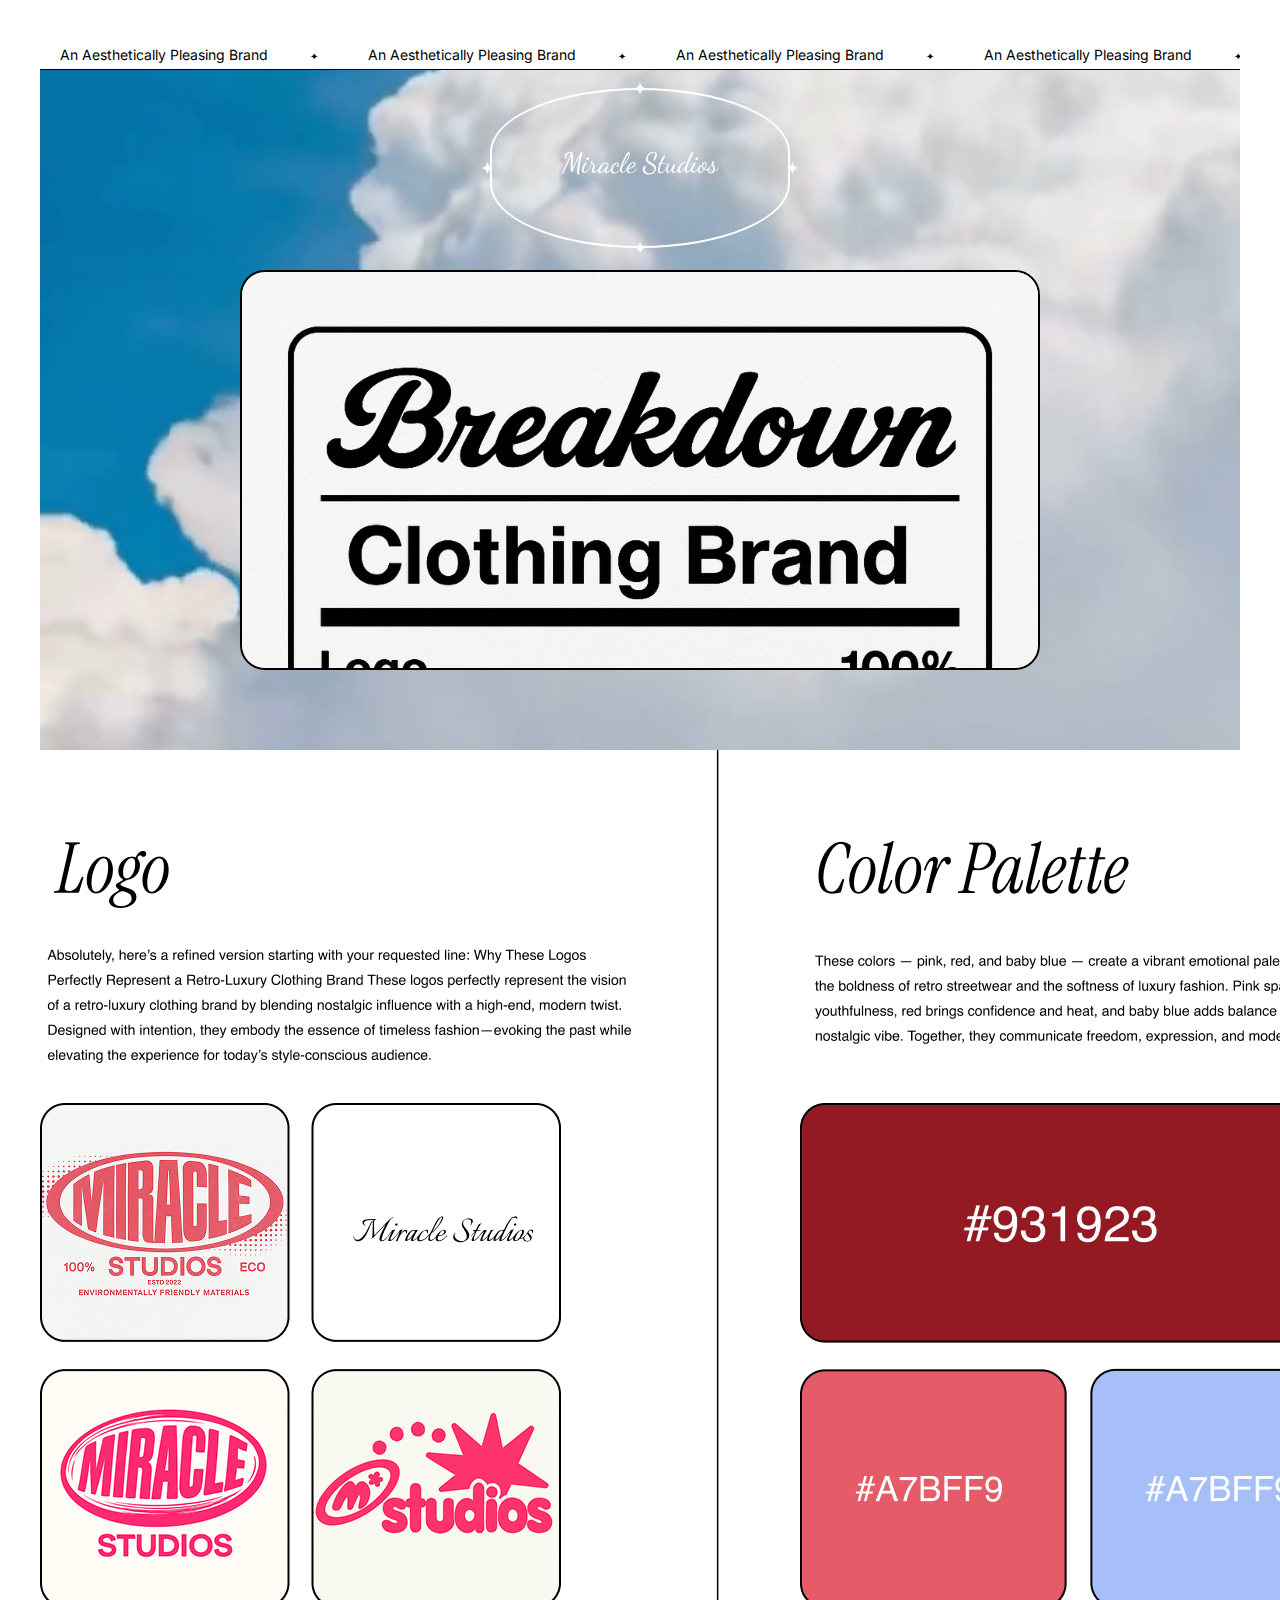
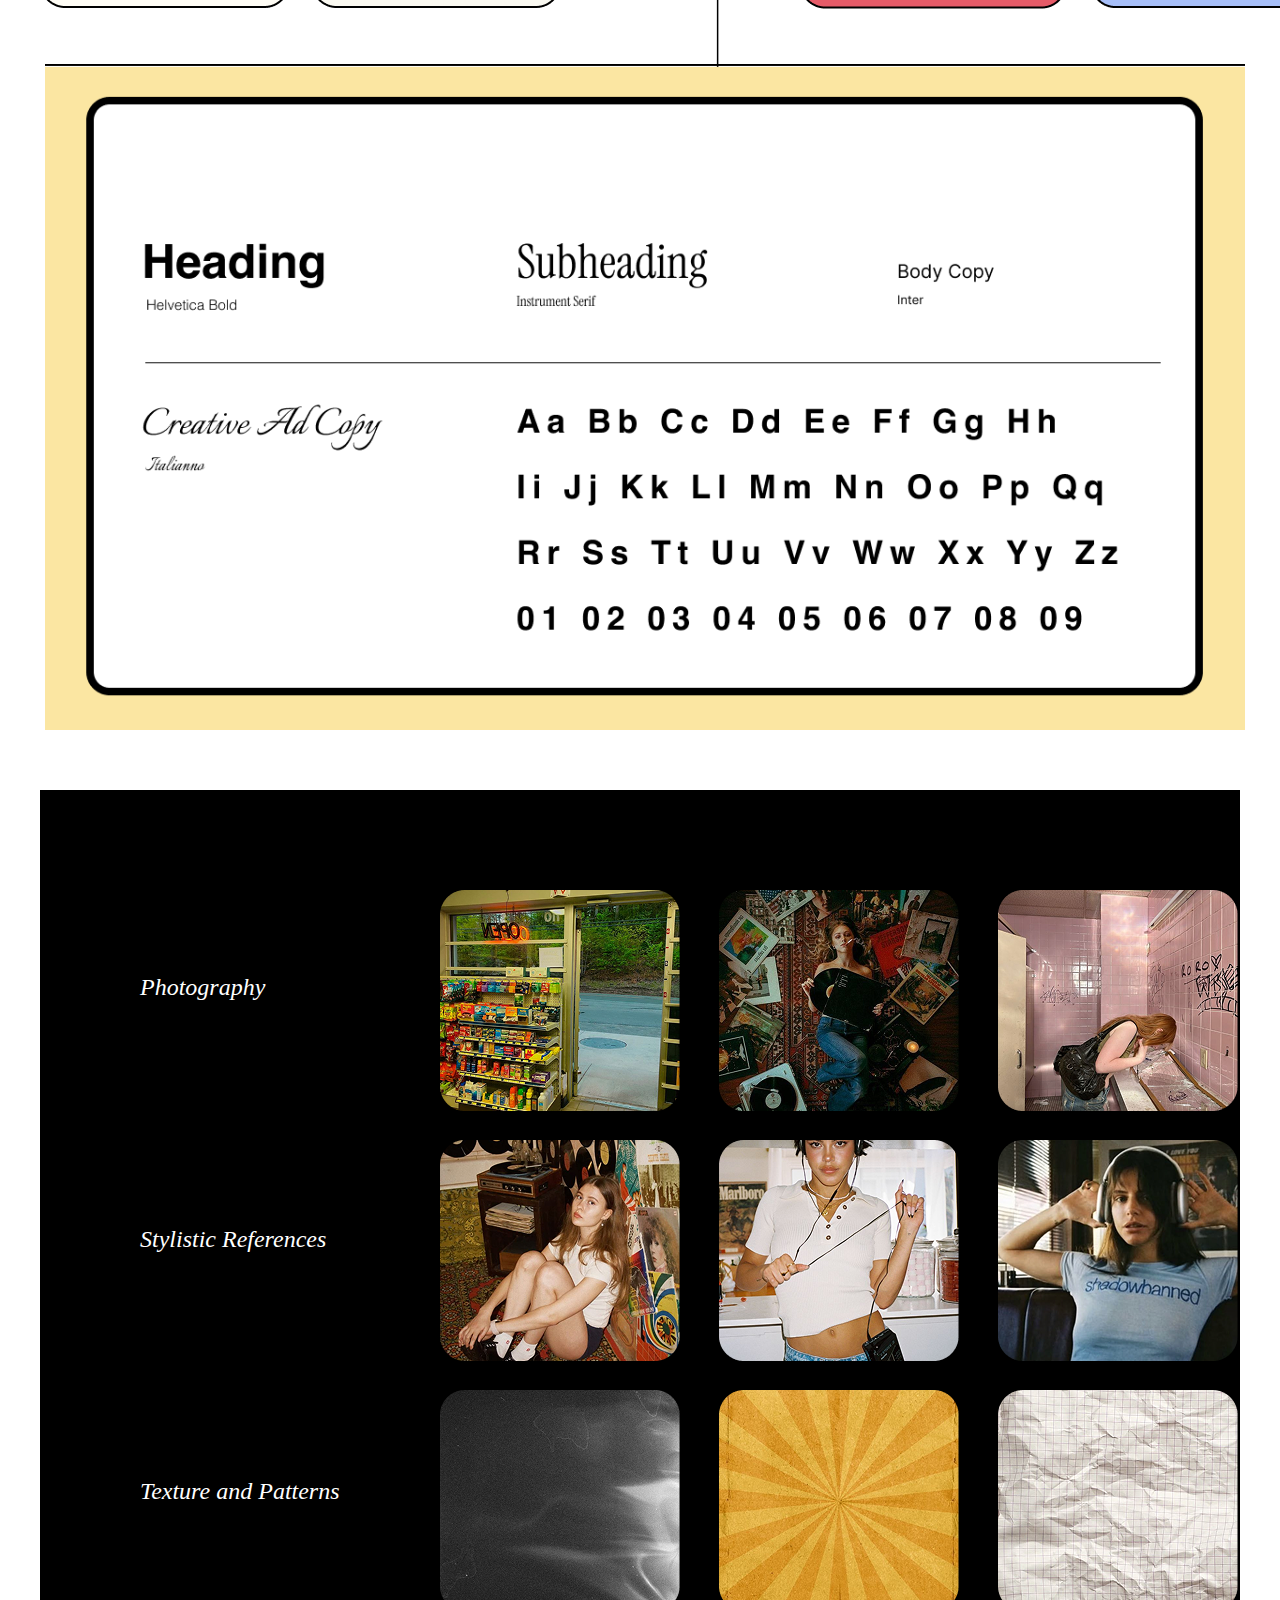
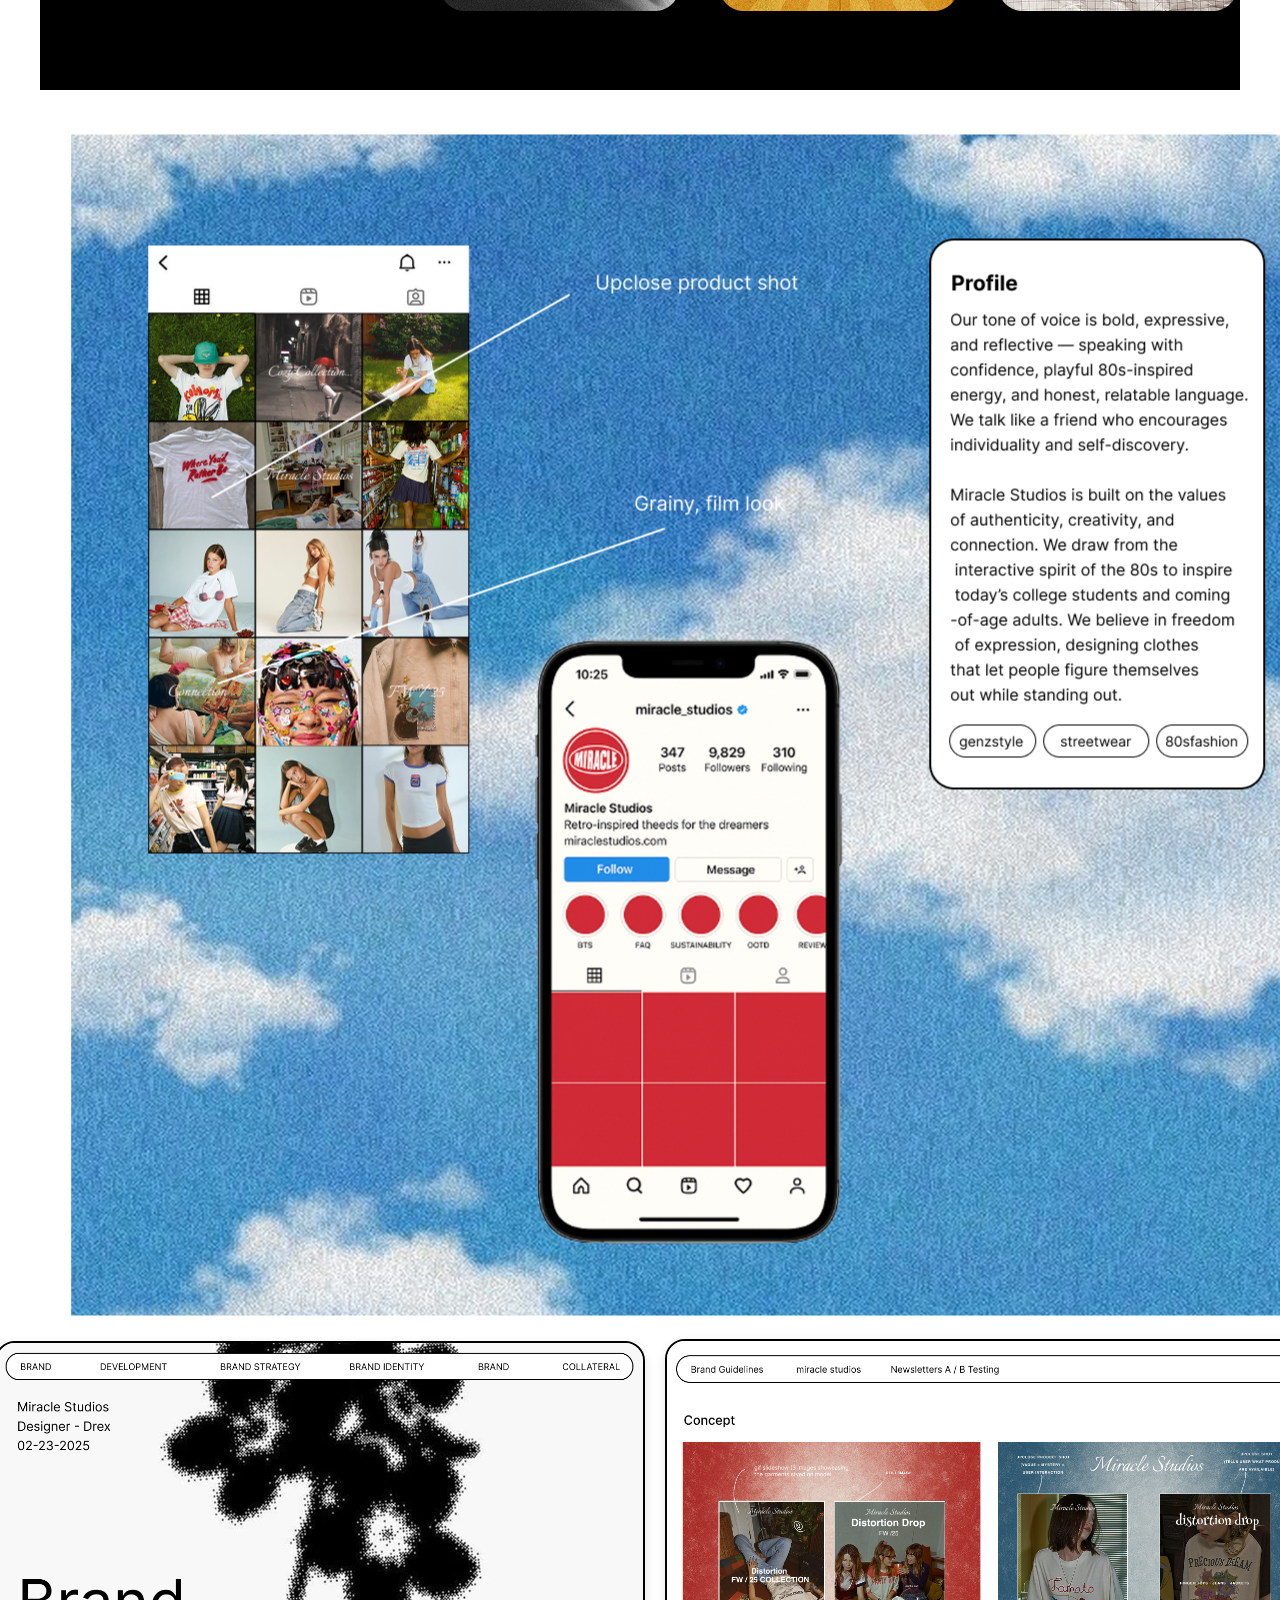
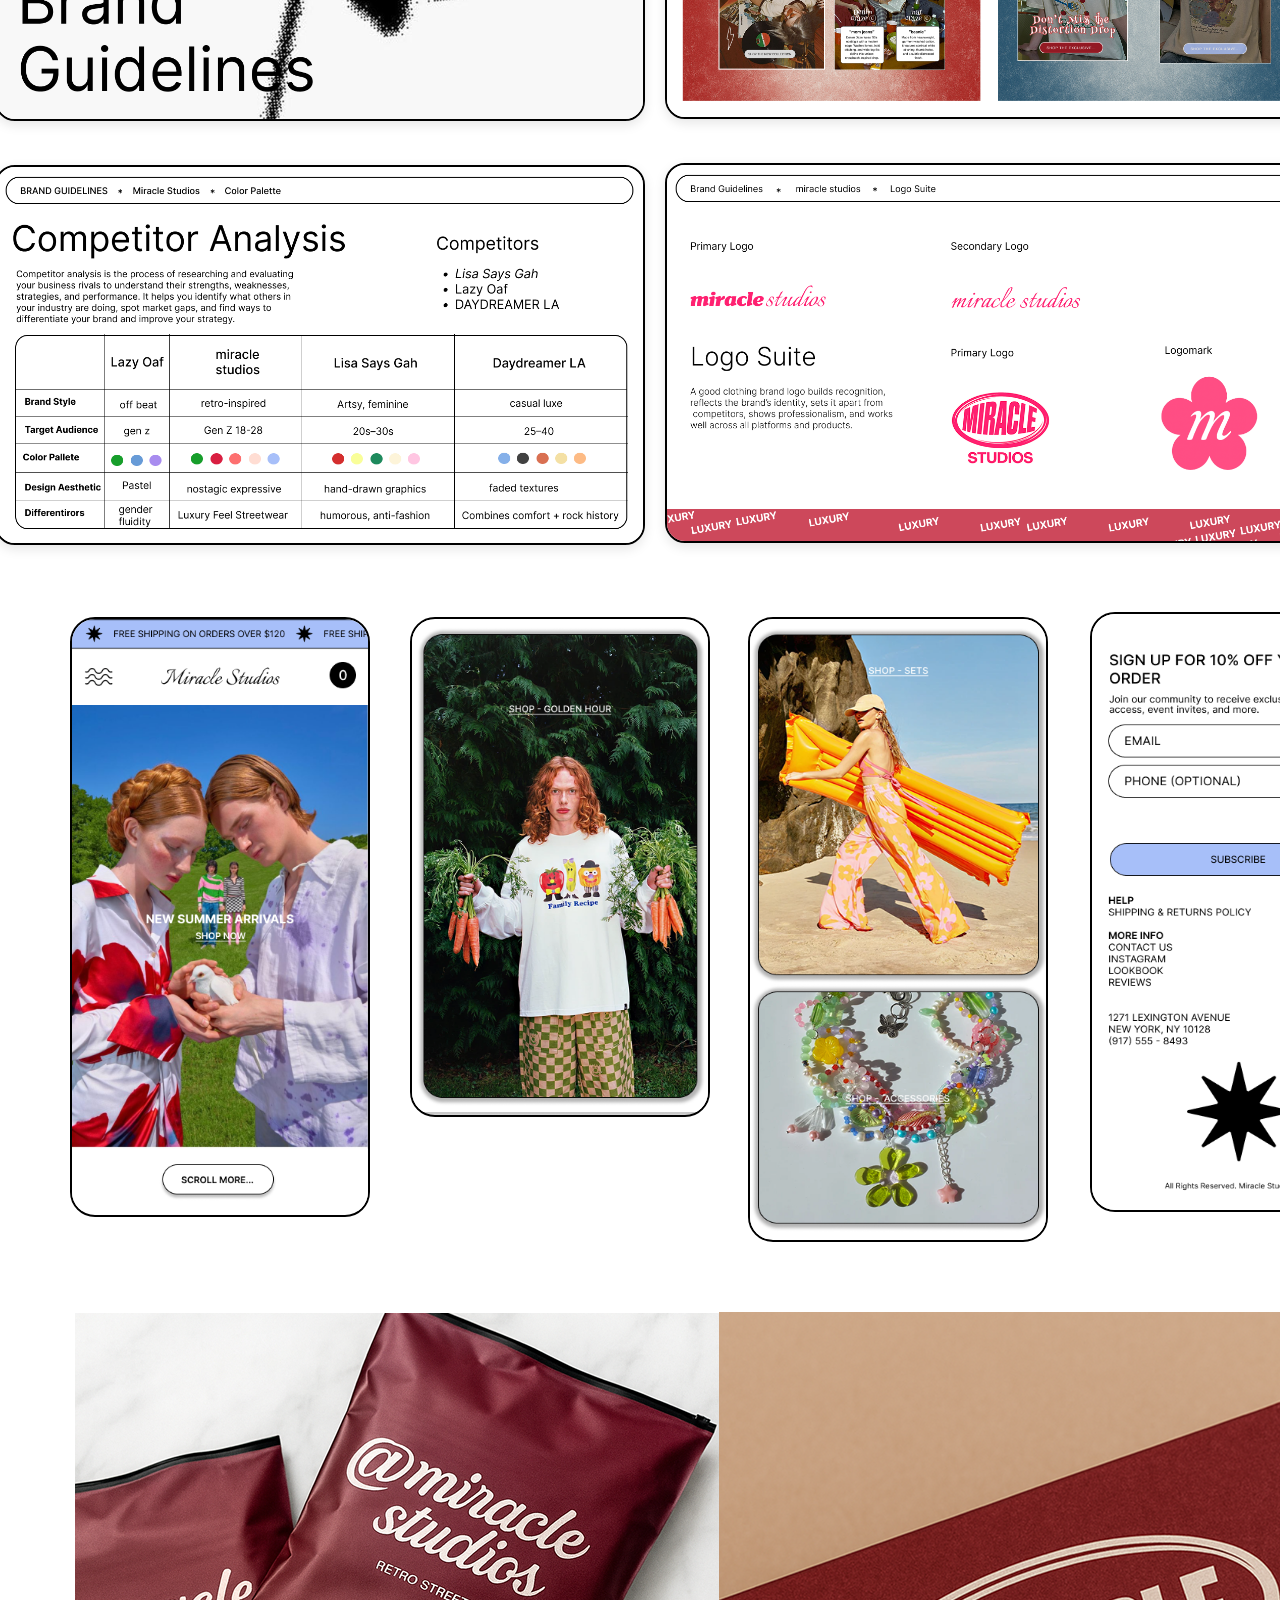
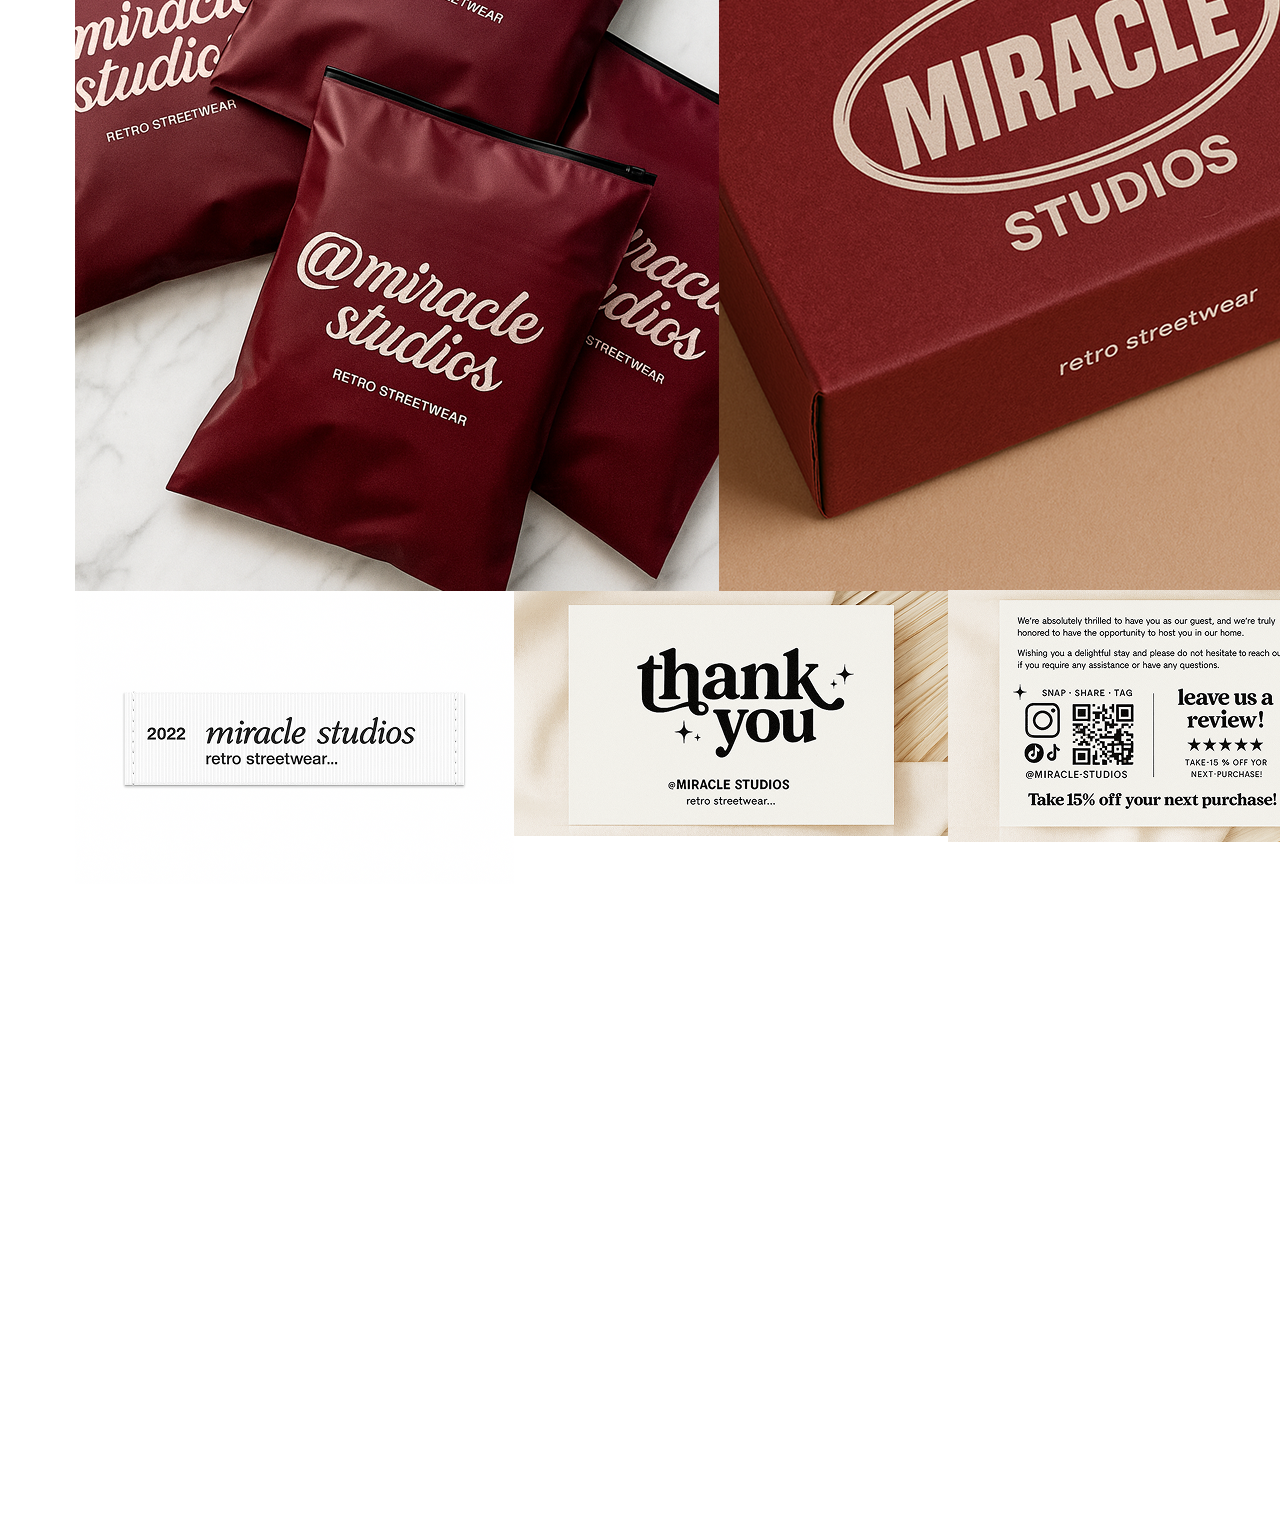
<file: kt-branding-portfolio.html>
<!DOCTYPE html>
<html lang="en">
<head>
  <meta charset="UTF-8" />
  <meta name="viewport" content="width=device-width, initial-scale=1.0"/>
  <title>Branding Portfolio</title>

  <!-- Fonts -->
  <link href="https://fonts.googleapis.com/css2?family=Inter:wght@400;500;700&family=Dancing+Script:wght@700&display=swap" rel="stylesheet">

  <!-- Styles -->
  <link rel="stylesheet" href="kt-branding-portfolio.css" />
</head>
<body>

  <!-- Moving Scrolling Banner -->
  <div class="scroll-banner">
    <div class="marquee-track">
      <div class="marquee-content">
        <div class="marquee-item">An Aesthetically Pleasing Brand <span class="star">&#10022;</span></div>
        <!-- repeated -->
        <div class="marquee-item">An Aesthetically Pleasing Brand <span class="star">&#10022;</span></div>
        <div class="marquee-item">An Aesthetically Pleasing Brand <span class="star">&#10022;</span></div>
        <div class="marquee-item">An Aesthetically Pleasing Brand <span class="star">&#10022;</span></div>
        <div class="marquee-item">An Aesthetically Pleasing Brand <span class="star">&#10022;</span></div>
        <div class="marquee-item">An Aesthetically Pleasing Brand <span class="star">&#10022;</span></div>
        <div class="marquee-item">An Aesthetically Pleasing Brand <span class="star">&#10022;</span></div>
        <div class="marquee-item">An Aesthetically Pleasing Brand <span class="star">&#10022;</span></div>
        <div class="marquee-item">An Aesthetically Pleasing Brand <span class="star">&#10022;</span></div>
        <div class="marquee-item">An Aesthetically Pleasing Brand <span class="star">&#10022;</span></div>
      </div>
    </div>
  </div>

  <!-- Full Width Autoplay Video with Overlayed Spinning Logo -->
  <div class="full-width-image">
    <video autoplay muted loop playsinline>
      <source src="sky-video-portfolio.mp4" type="video/mp4">
      Your browser does not support the video tag.
    </video>

<!-- Rectangle Below Video -->
<div class="rectangle-outline-logo-cp"></div>


    <!-- Spinning Logo Overlay -->
    <div class="logo-wrapper">
      <div class="logo-ring">
        <span class="logo-text">Miracle Studios</span>
        <span class="star-logo star-top">&#10022;</span>
        <span class="star-logo star-right">&#10022;</span>
        <span class="star-logo star-bottom">&#10022;</span>
        <span class="star-logo star-left">&#10022;</span>
      </div>
    </div>
  </div>

  <!DOCTYPE html>
<html lang="en">
<head>
  <meta charset="UTF-8" />
  <meta name="viewport" content="width=device-width, initial-scale=1.0"/>
  <title>Scrollable Image Box</title>
  <link rel="stylesheet" href="style.css" />
</head>
<body>

  <script src="script.js"></script>
</body>
</html>

<div class="scroll-image-nutrition1">
  <img src="breakdown-clothing-line.png" alt="Nutrition Image" />
</div>

<div class="rectangle-outline-logo-cp">
  <img src="color-p-logo.png" alt="Descriptive Alt Text" />
</div>

<div class="full-width-image-placeholder">
  <img src="typography-090909.png" alt="Typography Placeholder" />
</div>

<section class="moodboard-branding">
  <div class="branding-text">Photography</div>
  <div class="branding-text">Stylistic References</div>
  <div class="branding-text">Texture and Patterns</div>
</section>


<div class="moodboard-photography">
  <img src="moodboarddd.png" alt="Moodboard Image">
</div>

<div class="profile-ig-branding">
  <img src="ig-profile.png" alt="Instagram Profile Branding">
</div>

<div class="branding-guidelines-yes">
  <img src="branding-guidelines.png" alt="Branding Guidelines Preview">
</div>

<div class="comp-analysis">
  <img src="comp-analysis.png" alt="Branding Guidelines Preview">
</div>

<div class="ab-testing-yes">
  <img src="ab-testing.png" alt="Branding Guidelines Preview">
</div>

<div class="logo-suite-yes">
  <img src="logo-suite.png" alt="Branding Guidelines Preview">
</div>

<div class="homepage-ms-mobile"> 
  <img src="uims.png" alt="Mobile screenshot">
</div>

<div class="homepage-p2"> 
  <img src="homepage-p2.png" alt="Mobile screenshot">
</div>

<div class="homepage-p3"> 
  <img src="homepage-p3.png" alt="Mobile screenshot">
</div>

<div class="homepage-p4"> 
  <img src="hompage-p4.png" alt="Mobile screenshot">
</div>

<div class="products-ms">
  <img src="products ms.png" alt="Mobile screenshot">
</div>

</body>
</html>
</file>
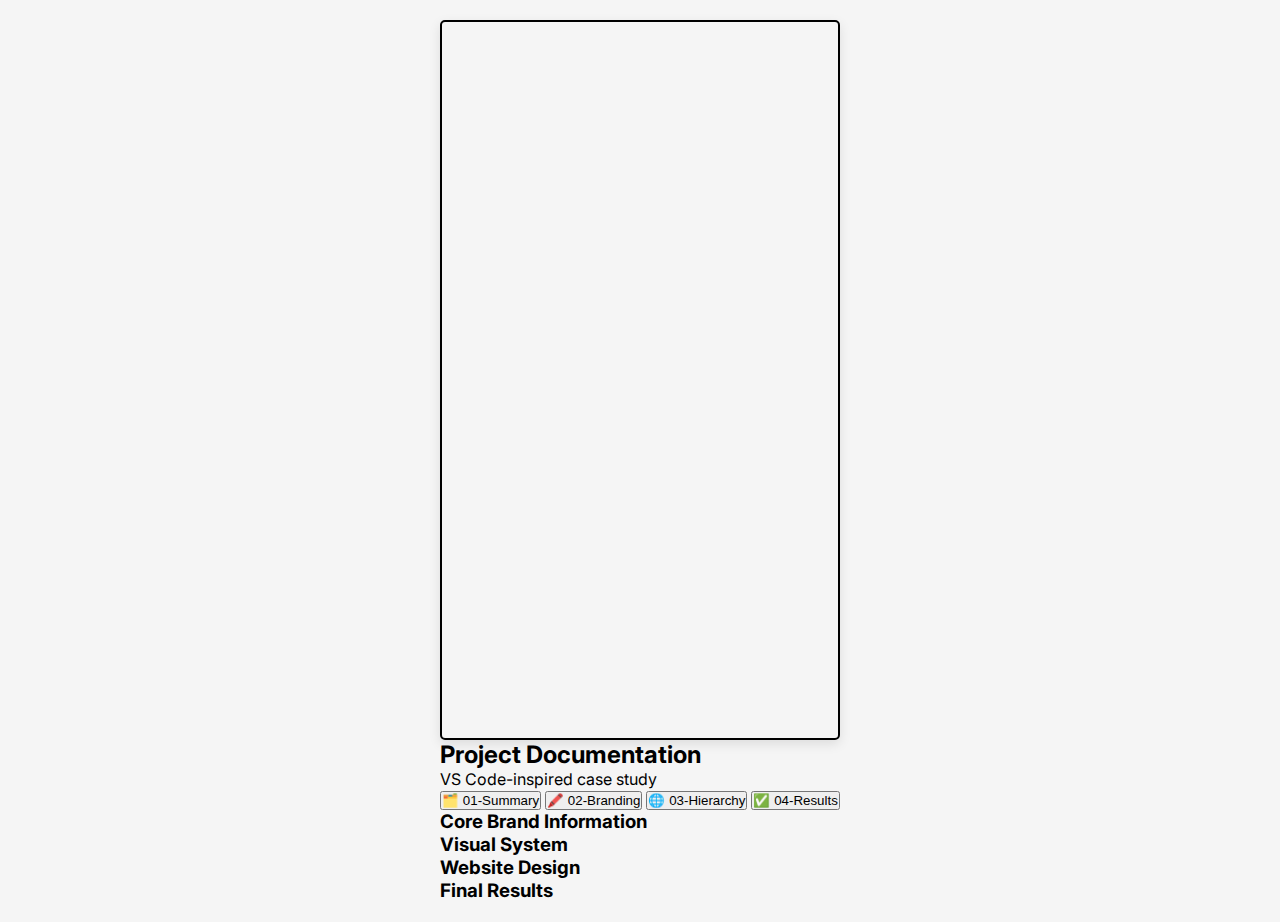
<file: lce-landscaping-site.html>
<!DOCTYPE html>
<html lang="en">
<head>
  <meta charset="UTF-8" />
  <meta name="viewport" content="width=device-width, initial-scale=1.0" />
  <title>LCE Landscaping Portfolio</title>

  <!-- Fonts -->
  <link href="https://fonts.googleapis.com/css2?family=Roboto+Mono:wght@400;500;700&family=Inter:wght@400;500;700&display=swap" rel="stylesheet">

  <!-- External CSS -->
  <link rel="stylesheet" href="lce-landscaping-site.css" />
</head>
<body>
  <div class="container">
    <!-- Wix Iframe Container -->
    <div class="wix-iframe-container">
      <iframe src="https://drexeljohnson5.wixsite.com/land" 
              allowfullscreen 
              title="Wix Site Preview">
      </iframe>
    </div>

    <!-- VS Code Folder Section -->
    <div class="portfolio-section">
      <h2 class="portfolio-title">Project Documentation</h2>
      <p class="portfolio-subtitle">VS Code-inspired case study</p>

      <div class="tabs-container">
        <!-- Tab Navigation -->
        <div class="tab-navigation">
          <button class="tab-button active" data-tab="brand-summary">🗂️ 01-Summary</button>
          <button class="tab-button" data-tab="visual-system">🖍️ 02-Branding</button>
          <button class="tab-button" data-tab="site-design">🌐 03-Hierarchy</button>
          <button class="tab-button" data-tab="final-results">✅ 04-Results</button>
        </div>

        <!-- Tab Content -->
        <div class="tab-content-container">
          <section class="tab-content active" id="brand-summary">
            <h3>Core Brand Information</h3>
            <div class="content-grid"></div>
          </section>
          <section class="tab-content" id="visual-system">
            <h3>Visual System</h3>
            <div class="content-grid"></div>
          </section>
          <section class="tab-content" id="site-design">
            <h3>Website Design</h3>
            <div class="content-grid"></div>
          </section>
          <section class="tab-content" id="final-results">
            <h3>Final Results</h3>
            <div class="content-grid"></div>
          </section>
        </div>
      </div>
    </div>
  </div>

  <!-- JavaScript for tab switching -->
  <script src="script.js"></script>
</body>
</html>
</file>
<file: kt-branding-portfolio.css>
body {
    margin: 0;
    font-family: 'Inter', sans-serif;
    overflow-x: hidden;
  }
  
  /* Banner */
  .scroll-banner {
    width: 100%;
    height: 30px;
    background: white;
    border-bottom: 1px solid black;
    overflow: hidden;
    position: relative;
  }
  
  .marquee-track {
    width: 100%;
    overflow: hidden;
  }
  
  .marquee-content {
    display: flex;
    width: max-content;
    animation: scroll-left 20s linear infinite;
  }
  
  .marquee-item {
    display: inline-block;
    padding: 0 20px;
    font-size: 14px;
    font-weight: 400;
    color: black;
    line-height: 30px;
    white-space: nowrap;
  }
  
  .star {
    font-size: 10px;
    margin-left: 10px;
    display: inline-block;
  }
  
  @keyframes scroll-left {
    0% {
      transform: translateX(0%);
    }
    100% {
      transform: translateX(-50%);
    }
  }
  
  /* Video + Logo Section */
  .full-width-image {
    position: relative;
    width: 100%;
    height: 680px;
    overflow: hidden;
  }
  
  .full-width-image video {
    width: 100%;
    height: 1000px;
    object-fit: cover;
    display: block;
  }

  .logo-wrapper {
    position: absolute;
    top: 20%; /* move it higher on the page */
    left: 50%;
    transform: translate(-50%, -50%);
    perspective: 900px;
    z-index: 2;
    margin-top: -38px;
  }
  
  
  .logo-ring {
    position: relative;
    width: 300px;
    height: 160px;
    border: 2px solid white;
    border-radius: 50% / 40%;
    display: flex;
    justify-content: center;
    align-items: center;
    animation: spin-flip 6s linear infinite;
    transform-style: preserve-3d;
    color: white;
    background-color: transparent;
  }
  
  .logo-text {
    font-family: 'Dancing Script', cursive;
    font-size: 28px;
    z-index: 2;
    color: white;
    margin-top: -10px; /* shifts text upward */
  }
  
  
  .star-logo {
    position: absolute;
    font-size: 18px;
    color: white;
  }
  
  .star-top {
    top: -12px;
    left: 50%;
    transform: translateX(-50%);
  }
  
  .star-right {
    right: -12px;
    top: 50%;
    transform: translateY(-50%);
  }
  
  .star-bottom {
    bottom: -12px;
    left: 50%;
    transform: translateX(-50%);
  }
  
  .star-left {
    left: -12px;
    top: 50%;
    transform: translateY(-50%);
  }
  
  @keyframes spin-flip {
    0% {
      transform: rotateY(0deg) rotateX(0deg);
    }
    50% {
      transform: rotateY(180deg) rotateX(180deg);
    }
    100% {
      transform: rotateY(360deg) rotateX(360deg);
    }
  }
  
  body {
    margin: 0;
    padding: 40px;
    background: #f5f5f5;
    font-family: sans-serif;
  }
  
  .scroll-image-nutrition1 {
    width: 90%;
    max-width: 800px;
    height: 400px;
    border: 2px solid black;
    border-radius: 25px;
    overflow: auto;
    margin: 0 auto;
    background-color: white;
    box-sizing: border-box;
    /* Move it upward */
    margin-top: -480px;
    position: relative; /* or absolute/fixed */
    z-index: 5555;
      }
      
  
  .scroll-image-nutrition1 img {
    width: 100%;
    height: auto;
    display: block;
  }

body {
  margin: 0;
  font-family: 'Inter', sans-serif;
  overflow-x: hidden;
  background: #f5f5f5;
  padding: 40px;
}

/* Banner */
.scroll-banner {
  width: 100%;
  height: 30px;
  background: white;
  border-bottom: 1px solid black;
  overflow: hidden;
  position: relative;
}

.marquee-track {
  width: 100%;
  overflow: hidden;
}

.marquee-content {
  display: flex;
  width: max-content;
  animation: scroll-left 20s linear infinite;
}

.marquee-item {
  display: inline-block;
  padding: 0 20px;
  font-size: 14px;
  font-weight: 400;
  color: black;
  line-height: 30px;
  white-space: nowrap;
}

.star {
  font-size: 10px;
  margin-left: 10px;
  display: inline-block;
}

@keyframes scroll-left {
  0% { transform: translateX(0%); }
  100% { transform: translateX(-50%); }
}

/* Video + Logo Section */
.full-width-image {
  position: relative;
  width: 100%;
  height: 680px;
  overflow: hidden;
}

.full-width-image video {
  width: 100%;
  height: 1000px;
  object-fit: cover;
  display: block;
}

.logo-wrapper {
  position: absolute;
  top: 20%;
  left: 50%;
  transform: translate(-50%, -50%);
  perspective: 900px;
  z-index: 2;
  margin-top: -38px;
}

.logo-ring {
  position: relative;
  width: 300px;
  height: 160px;
  border: 2px solid white;
  border-radius: 50% / 40%;
  display: flex;
  justify-content: center;
  align-items: center;
  animation: spin-flip 6s linear infinite;
  transform-style: preserve-3d;
  background-color: transparent;
  color: white;
}

.logo-text {
  font-family: 'Dancing Script', cursive;
  font-size: 28px;
  z-index: 2;
  color: white;
  margin-top: -10px;
}

.star-logo {
  position: absolute;
  font-size: 18px;
  color: white;
}

.star-top    { top: -12px; left: 50%; transform: translateX(-50%); }
.star-right  { right: -12px; top: 50%; transform: translateY(-50%); }
.star-bottom { bottom: -12px; left: 50%; transform: translateX(-50%); }
.star-left   { left: -12px; top: 50%; transform: translateY(-50%); }

@keyframes spin-flip {
  0%   { transform: rotateY(0deg) rotateX(0deg); }
  50%  { transform: rotateY(180deg) rotateX(180deg); }
  100% { transform: rotateY(360deg) rotateX(360deg); }
}

/* Scrollable Image */
.scroll-image-nutrition1 {
  width: 90%;
  max-width: 800px;
  height: 400px;
  border: 2px solid black;
  border-radius: 25px;
  overflow: auto;
  margin: -480px auto 0;
  background-color: white;
  box-sizing: border-box;
  position: relative;
  z-index: 5555;
}

.scroll-image-nutrition1 img {
  width: 100%;
  height: auto;
  display: block;
}


.rectangle-outline-logo-cp {
  transform: translate(-290px, 80px); /* ←→ (X), ↑↓ (Y) */
}

.full-width-image-placeholder {
  width: 100%;
  margin: 60px 0;
  margin-left: 5px;
  margin-top: -50px;
  position: relative;      /* ← Required for z-index to work */
  z-index: 9999;
}

.full-width-image-placeholder img {
  width: 100%;
  height: auto;
  display: block;
  position: relative;      /* ← Also needed here if stacking with siblings */
  z-index: 9999;
}

@import url('https://fonts.googleapis.com/css2?family=Instrument+Serif:ital@1&display=swap');

.moodboard-branding {
  width: 100%;
  height: 900px; /* increased height to fit spacing */
  background-color: black;
  color: white;
  padding: 60px 0 60px 40px;
  text-align: left;
  display: flex;
  flex-direction: column;
  justify-content: center;
  gap: 225px; /* increased and reasonable spacing */
}

.branding-text {
  font-family: 'Instrument Serif', serif;
  font-style: italic;
  font-size: 24px;
  margin: 0;
  margin-top: 150;
  margin-left: 60px;
}

.moodboard-photography {
z-index: 9999;
margin-top: -800px;
margin-left: 400px;
}

.profile-ig-branding {
  transform: translate(2.6%, 10%);
  width: auto;
}

.branding-guidelines-yes {
  width: 100%;
  max-width: 800px; /* Adjust as needed */
  margin: 0 auto;
  padding: 20px;
  text-align: center;
}

.branding-guidelines-yes img {
  width: 650px;
  height: 380px;
  border-radius: 20px; /* optional rounded corners */
  border: 2px solid #000; /* optional black border */
  box-shadow: 0 4px 12px rgba(0, 0, 0, 0.1); /* optional shadow */
  transform: translate(-320px, 120px); /* ←→ (X), ↑↓ (Y) */
}

.comp-analysis { 
  width: 100%;
  max-width: 800px; /* Adjust as needed */
  margin: 0 auto;
  padding: 20px;
  text-align: center;
}

.comp-analysis img {
  width: 650px;
  height: 380px;
  border-radius: 20px; /* optional rounded corners */
  border: 2px solid #000; /* optional black border */
  box-shadow: 0 4px 12px rgba(0, 0, 0, 0.1); /* optional shadow */
  transform: translate(-320px, 120px); /* ←→ (X), ↑↓ (Y) */
}

.ab-testing-yes {
  width: 100%;
  max-width: 800px; /* Adjust as needed */
  margin: 0 auto;
  padding: 20px;
  text-align: center;
}

.ab-testing-yes img {
  width: 650px;
  height: 380px;
  border-radius: 20px; /* optional rounded corners */
  border: 2px solid #000; /* optional black border */
  box-shadow: 0 4px 12px rgba(0, 0, 0, 0.1); /* optional shadow */
  transform: translate(350px, -730px); /* ←→ (X), ↑↓ (Y) */
}

.logo-suite-yes {
  width: 100%;
  max-width: 800px; /* Adjust as needed */
  margin: 0 auto;
  padding: 20px;
  text-align: center;
}

.logo-suite-yes img {
  width: 650px;
  height: 380px;
  border-radius: 20px; /* optional rounded corners */
  border: 2px solid #000; /* optional black border */
  box-shadow: 0 4px 12px rgba(0, 0, 0, 0.1); /* optional shadow */
  transform: translate(350px, -730px); /* ←→ (X), ↑↓ (Y) */
}

.homepage-ms-mobile {
  width: 300px; /* matches image width */
  height: 600px; /* set a fixed height smaller than image height */
  border: 2px solid black;
  border-radius: 25px;
  overflow: hidden; /* hides the overflow to create scrollable area */
  position: relative;
  margin-top: -680px;
  margin-left: 30px;
}

.homepage-ms-mobile img {
  width: 100%;
  height: auto;
  display: block;
  transition: transform 0.3s ease; /* smooth scrolling effect */
}

.homepage-p2 {
  width: 300px; /* matches image width */
  height: 500px; /* set a fixed height smaller than image height */
  border: 2px solid black;
  border-radius: 25px;
  overflow: hidden; /* hides the overflow to create scrollable area */
  position: relative;
  margin-top: -300px;
  margin-left: 70px;
  transform: translate(300px, -300px); /* ←→ (X), ↑↓ (Y) */
}

.homepage-p2 img {
  width: 310px;
  height: 500px;
  display: block;
  transition: transform 0.3s ease; /* smooth scrolling effect */
  margin-left: -7px;
}

.homepage-p3 {
  width: 300px; /* matches image width */
  height: 625px; /* set a fixed height smaller than image height */
  border: 2px solid black;
  border-radius: 25px;
  overflow: hidden; /* hides the overflow to create scrollable area */
  position: relative;
  margin-top: -300px;
  margin-left: 90px;
  transform: translate(618px, -500px); /* ←→ (X), ↑↓ (Y) */
}

.homepage-p3 img { 
  width: 310px;
  height: 620px;
  display: block;
  transition: transform 0.3s ease; /* smooth scrolling effect */
  margin-left: -7px;
}

.homepage-p4 {
  width: 300px; /* matches image width */
  height: 600px; /* set a fixed height smaller than image height */
  border: 2px solid black;
  border-radius: 25px;
  overflow: hidden; /* hides the overflow to create scrollable area */
  position: relative;
  margin-top: -430px;
  margin-left: 100px;
  transform: translate(950px, -700px); /* ←→ (X), ↑↓ (Y) */
}

.homepage-p4 img {
  width: 300px;
  height: 600px;
  display: block;
  transition: transform 0.3s ease; /* smooth scrolling effect */
  margin-left: -2px;
}

.products-ms {
  transform: translate(35px, -600px); /* ←→ (X), ↑↓ (Y) */
}
</file>
<file: style.css>
* {
  box-sizing: border-box;
  margin: 0;
  padding: 0;
}

body {
  font-family: 'Inter', sans-serif;
  overflow-x: hidden;
  background-color: #ffffff;
  color: #000000;
}

.main-container {
  max-width: 1200px;
  margin: 0 auto;
  padding: 0 20px;
}

/* === Banner === */
.banner-wrapper {
  width: 100%;
  background: #a7bff9;
  height: 45px;
  position: fixed;
  top: 0;
  left: 0;
  z-index: 9999;
  display: flex;
  align-items: center;
  border-top: 1px solid #000;
  border-bottom: 1px solid #000;
  overflow: hidden;
}

.banner-track {
  display: flex;
  animation: scroll-left 35s linear infinite;
  white-space: nowrap;
}

.banner-content {
  display: flex;
  align-items: center;
  font-size: 14px;
  font-weight: 400;
  color: #000;
  padding-right: 40px;
}

.star {
  width: 18px;
  height: 18px;
  margin-left: 38px;
}

@keyframes scroll-left {
  0% { transform: translateX(0%); }
  100% { transform: translateX(-50%); }
}

/* === Menu Section === */
.menu-section {
  width: 100%;
  height: 130px;
  margin-top: 45px;
  background-color: #fff;
  display: flex;
  align-items: center;
  justify-content: center;
  padding: 0 40px;
}

.hero-logo-area {
  display: flex;
  align-items: center;
}

.kreativetrace-logo {
  font-family: 'Dancing Script', cursive;
  font-size: 70px;
  color: #b52c61;
  animation: flip 10s infinite;
}

@keyframes flip {
  0% { transform: rotateY(0deg); }
  50% { transform: rotateY(180deg); }
  100% { transform: rotateY(360deg); }
}

/* === Branding Intro Section === */
.branding-intro-section {
  width: 100%;
  height: 70vh;
  background-color: #ffffff;
  display: flex;
  flex-direction: column;
  justify-content: center;
  align-items: center;
  text-align: center;
  padding: 40px 20px;
}

.branding-introduction-text {
  font-family: "Cormorant Garamond", serif;
  font-weight: 300;
  font-style: normal;
  font-size: 60px;
  color: #000;
  margin-bottom: 20px;
}

.branding-introduction-sub-text h5 {
  font-family: "Cormorant Garamond", serif;
  font-weight: 300;
  font-style: italic;
  font-size: 23px;
  color: #000;
  margin: 15px 0;
}

.work-with-us-button {
  margin-top: 30px;
  width: 245px;
  height: 42px;
  border: 1px solid #000;
  background-color: #a7bff9;
  font-family: 'Inter', sans-serif;
  font-weight: 300;
  text-transform: uppercase;
  font-size: 14px;
}

.work-with-us-button a {
  color: #000;
  text-decoration: none;
  display: flex; 
  align-items: center;
  justify-content: center;
  width: 100%;
  height: 100%;
}

/* === Sticky Image Menu === */
.stick-image-menu {
  position: fixed;
  top: 45px;
  right: 0;
  z-index: 9999;
  padding-right: 15px;
  margin-right: 40px;
  margin-top: -20px;
}

.menu-image {
  width: 140px;
  height: 140px;
  object-fit: contain;
  transition: transform .6s ease-out;
}

/* === Hover Panel === */
.hover-panel {
  position: absolute;
  top: 160px;
  left: -170px;
  width: 220px;
  background-color: #fff;
  border: 1px solid #000;
  border-radius: 25px;
  padding: 20px;
  opacity: 0;
  pointer-events: none;
  transition: opacity 0.5s ease;
  z-index: 9999;
  box-shadow: 0 0 0 rgba(0, 0, 0, 0);
  margin-top:-60px;
}

.stick-image-menu:hover .hover-panel {
  opacity: 1;
  pointer-events: auto;
  box-shadow: 0 0 15px 4px rgba(255, 105, 180, 0.6), 0 0 25px 8px rgba(255, 0, 85, 0.4);
}

.hover-panel .panel-title {
  font-weight: 700;
  font-size: 16px;
  margin-bottom: 5px;
  margin-top: 18px;
  font-family: 'Inter', sans-serif;
}

.hover-panel ul {
  list-style: none;
  margin: 0;
  padding: 0;
  border-bottom: 1px solid #000;
}

.hover-panel li {
  font-weight: 500;
  padding: 10px 0;
  border-bottom: 1px solid #000;
  text-transform: uppercase;
  color: #000;
  font-family: 'Inter', sans-serif;
}

.hover-panel li:last-child {
  border-bottom: none;
}

.hover-panel a {
  color: #000;
  text-decoration: none;
}

.hover-panel a:hover {
  color: #000;
}

/* Welcome Section */
.welcome-section {
  text-align: center;
  margin: 60px auto;
  max-width: 800px;
}

.welcome-to-text-home-page {
  font-size: 16px;
  font-family: 'Inter', sans-serif;
  text-decoration: none;
  font-weight: 100;
  text-transform: uppercase;
  margin-bottom: 20px;
}

.the-cretive-heaven-text {
  margin: 20px auto;
}

.branding-strategy-community {
  font-family: "Cormorant Garamond", serif;
  font-weight: 300;
  font-style: normal;
  font-size: 24px;
  margin: 20px auto;
}

.what-is-kreative-trace-clothing-brand-scaling {
  font-size: 16px;
  font-family: 'Inter', sans-serif;
  font-weight: 300;
  margin: 30px auto;
  text-align: center;
  max-width: 600px;
}

/* Service Buttons */
.kt-service-buttons {
  display: flex;
  justify-content: center;
  gap: 20px;
  margin: 40px auto;
  flex-wrap: wrap;
}

.kt-button-branding-service-hp,
.kt-button-web-design-service-hp,
.kt-button-brand-scaling-service-hp {
  border-radius: 100px;
  text-align: center;
  text-decoration: none;
  font-family: "Roboto", sans-serif;
  font-size: 18px;
  font-weight: 300;
  color: #461604;
  display: flex;
  align-items: center;
  justify-content: center;
  transition: opacity 0.3s ease;
}

.kt-button-branding-service-hp {
  background-color: #d8f5e2;
  border: 1.5px solid #95cd95;
  width: 130px;
  height: 45px;
}

.kt-button-web-design-service-hp {
  background-color: #e8e4f9;
  border: 1.5px solid #bd90d8;
  width: 140px;
  height: 45px;
}

.kt-button-brand-scaling-service-hp {
  background-color: #f9dcdc;
  border: 1.5px solid #e98fa5;
  width: 175px;
  height: 44px;
}

/* Work Marquee */
.find-our-work-in-marquee-section {
  margin: 60px auto;
  width: 100%;
  overflow: hidden;
  padding: 20px 0;
  border-top: 1px solid black;
  border-bottom: 1px solid black;
  background-color: white;
  position: relative;
}

.work-marquee-inner-container {
  display: flex;
  gap: 40px;
  width: fit-content;
  animation: scroll-left 28s linear infinite;
}

.work-img {
  font-size: 1.15rem;
  font-weight: 600;
  padding: 10px 22px;
  border: 1px solid black;
  border-radius: 6px;
  background-color: white;
  color: black;
  white-space: nowrap;
  cursor: pointer;
  transition: transform 0.3s ease;
  display: inline-block;
  text-decoration: none;
}

.work-img:hover {
  transform: scale(1.05);
}

/* Packages Section */
.packages-section {
  text-align: center;
  margin: 80px auto;
}

.heading-packages-home {
  font-family: "Cormorant Garamond", serif;
  font-weight: 300;
  font-style: normal;
  font-size: 52px;
  margin-bottom: 20px;
}

.paragraph-packages-home {
  font-family: 'Inter', sans-serif;
  font-size: 18px;
  margin-bottom: 40px;
  max-width: 600px;
  margin-left: auto;
  margin-right: auto;
}

.yellow-button {
  display: inline-flex;
  align-items: center;
  justify-content: center;
  background-color: #ffffff;
  color: #000;
  border: 1px solid #000;
  border-radius: 0;
  padding: 12px 24px;
  text-decoration: none;
  font-family: 'Inter', sans-serif;
  font-weight: 700;
  text-transform: uppercase;
  letter-spacing: 1px;
  transition: all 0.3s ease;
  margin: 20px auto;
}

.yellow-button:hover {
  background-color: #a21d43;
  color: #ffffff;
  box-shadow: 0 4px 8px rgba(0,0,0,0.1);
}

.yellow-button .button-text {
  margin: 0;
  font-size: 16px;
  line-height: 1;
  padding-right: 40px;
  transition: color 0.3s ease;
}

.packages-container {
  display: grid;
  grid-template-columns: repeat(auto-fit, minmax(350px, 1fr));
  gap: 40px;
  max-width: 1300px;
  margin: 40px auto;
}

/* Card Styles */
.brand-package-card {
  background-color: white;
  padding: 40px;
  border-radius: 8px;
  text-align: left;
  transition: all 0.3s ease;
  border: 1px solid #000;
  font-family: 'Inter', sans-serif;
}

.brand-package-card:hover {
  background-color: #c8efd8;
  border-color: #000;
  transform: translateY(-3px);
}

.package-image {
  width: 100%;
  height: 220px;
  background-color: #f5f5f5;
  border-radius: 6px;
  margin-bottom: 25px;
  display: flex;
  align-items: center;
  justify-content: center;
  color: #666;
  font-weight: bold;
  border: 1px solid #000;
  overflow: hidden;
}

.package-image img {
  width: 100%;
  height: 100%;
  object-fit: cover;
}

.package-header {
  margin-bottom: 20px;
}

.divider {
  border-top: 1px dotted #000;
  margin: 10px 0;
  width: 100%;
}

.package-title {
  font-size: 22px;
  font-family: 'Inter', sans-serif;
  font-weight: 700;
  color: #000;
  margin: 0;
}

.package-price {
  font-size: 18px;
  font-weight: 600;
  color: #333;
  margin: 5px 0 0 0;
}

.package-description {
  font-size: 15px;
  line-height: 1.6;
  color: #555;
  margin-bottom: 30px;
}

.package-button {
  display: inline-flex;
  align-items: center;
  justify-content: center;
  background-color: #ccccea;
  color: black;
  padding: 12px 24px;
  border-radius: 4px;
  text-decoration: none;
  font-weight: 600;
  text-transform: uppercase;
  letter-spacing: 1px;
  transition: all 0.3s ease;
  border: 1px solid #000;
  font-family: 'Inter', sans-serif;
}

.package-button:hover {
  background-color: #d8d8f0;
  transform: translateY(-2px);
  border-color: #000;
}

.button-arrow {
  width: 16px;
  height: 16px;
  margin-left: 8px;
  transition: transform 0.3s ease;
}

@media (max-width: 768px) {
  .packages-container {
    grid-template-columns: 1fr;
    max-width: 600px;
  }
  
  .brand-package-card {
    padding: 30px;
  }
}

/* Consultation Banner */
.consultation-container {
  width: 100%;
  margin: 60px auto;
  padding: 0 20px;
  box-sizing: border-box;
}

.consultation-banner {
  background: white;
  border-radius: 100px;
  border: 1px solid black;
  height: 40px;
  max-width: 1400px;
  margin: 0 auto;
  overflow: hidden;
}

.banner-content {
  display: flex;
  justify-content: space-between;
  align-items: center;
  height: 100%;
  padding: 0 25px;
}

.banner-text {
  font-family: 'Inter', sans-serif;
  font-size: 14px;
  font-weight: 500;
  white-space: nowrap;
}

.calendly-link {
  background: #006BFF;
  color: white;
  padding: 5px 15px;
  border-radius: 20px;
  font-size: 12px;
  font-weight: 500;
  text-decoration: none;
  transition: all 0.3s ease;
  white-space: nowrap;
}

/* Founder Section */
.founder-section {
  text-align: center;
  margin: 80px auto;
  max-width: 1200px;
}

.MEET-SIR-DREX {
  font-weight: 100;
  font-size: 16px;
  margin-bottom: 10px;
  font-family: 'Inter', sans-serif;
}

.dream-life {
  font-size: 30px;
  font-weight: 100;
  font-family: "Roboto", sans-serif;
  margin-bottom: 30px;
  -webkit-font-smoothing: antialiased;
  -moz-osx-font-smoothing: grayscale;
}

.IM-HERE-TO-BRING-YOUR-DREAM-TO-LIFE-DESCRIPTION {
  font-family: 'Inter', sans-serif;
  font-size: 16px;
  line-height: 1.6;
  max-width: 600px;
  margin: 0 auto 40px;
}

.founder-image-container {
  display: flex;
  justify-content: center;
  margin: 60px auto;
}

.flower-frame {
  width: 430px;
  height: 500px;
  position: relative;
  mask: url("data:image/svg+xml,%3Csvg xmlns='http://www.w3.org/2000/svg' viewBox='0 0 100 100'%3E%3Cpath d='M50 0a20 20 0 0 1 20 20 20 20 0 0 1 20-20 20 20 0 0 1 20 20 20 20 0 0 1 20 20 20 20 0 0 1-20 20 20 20 0 0 1 20 20 20 20 0 0 1-20 20 20 20 0 0 1-20-20 20 20 0 0 1-20 20 20 20 0 0 1-20-20 20 20 0 0 1-20-20 20 20 0 0 1 20-20 20 20 0 0 1-20-20 20 20 0 0 1 20-20 20 20 0 0 1 20 20 20 20 0 0 1 20-20Z'/%3E%3C/svg%3E");
  mask-size: 100% 100%;
  -webkit-mask: url("data:image/svg+xml,%3Csvg xmlns='http://www.w3.org/2000/svg' viewBox='0 0 100 100'%3E%3Cpath d='M50 0a20 20 0 0 1 20 20 20 20 0 0 1 20-20 20 20 0 0 1 20 20 20 20 0 0 1 20 20 20 20 0 0 1-20 20 20 20 0 0 1 20 20 20 20 0 0 1-20 20 20 20 0 0 1-20-20 20 20 0 0 1-20 20 20 20 0 0 1-20-20 20 20 0 0 1-20-20 20 20 0 0 1 20-20 20 20 0 0 1-20-20 20 20 0 0 1 20-20 20 20 0 0 1 20 20 20 20 0 0 1 20-20Z'/%3E%3C/svg%3E");
  -webkit-mask-size: 100% 100%;
  border-radius: 12px;
  overflow: hidden;
}

.founder-gif {
  width: 100%;
  height: 100%;
  object-fit: cover;
  border-radius: 12px;
  box-shadow: 0 4px 20px rgba(0,0,0,0.1);
  transition: transform 0.3s ease;
}

.founder-gif:hover {
  transform: scale(1.02);
}

@media (max-width: 768px) {
  .flower-frame {
    width: 90%;
    height: auto;
    aspect-ratio: 430/500;
  }
}

/* Divider */
.dotted-line2, .dotted-line3 {
  border-top: 1px dotted #000;
  width: 100%;
  margin: 60px auto;
  max-width: 1200px;
}

/* Case Study */
.case-study-container {
  width: 100%;
  display: flex;
  flex-direction: column;
  align-items: center;
  margin: 60px auto;
}

.case-study-title {
  font-size: 2rem;
  font-weight: 600;
  margin-bottom: 30px;
  text-align: center;
  color: #111;
  font-family: 'Inter', sans-serif;
}

.case-study-image {
  width: 90%;
  max-width: 1000px;
  height: 550px;
  border-radius: 25px;
  overflow: hidden;
  border: 2px solid #000;
  box-shadow: 0 4px 20px rgba(0,0,0,0.1);
  position: relative;
  cursor: grab;
}

.case-study-image:active {
  cursor: grabbing;
}

.tall-image {
  width: 100%;
  height: auto;
  display: block;
  position: absolute;
  transition: transform 0.2s ease-out;
  user-select: none;
}

.case-study-image:hover .tall-image {
  transition: transform 180s cubic-bezier(0.22, 1, 0.36, 1);
  transform: translateY(calc(-100% + 600px));
}

/* Responsive Adjustments */
@media (max-width: 1024px) {
  .branding-introduction-text {
    font-size: 48px;
  }
  
  .packages-container {
    grid-template-columns: repeat(auto-fit, minmax(300px, 1fr));
  }
}

@media (max-width: 768px) {
  .kreativetrace-logo {
    font-size: 50px;
  }
  
  .branding-introduction-text {
    font-size: 36px;
  }
  
  .branding-introduction-sub-text h5 {
    font-size: 18px;
  }
  
  .heading-packages-home {
    font-size: 42px;
  }
  
  .case-study-image {
    height: 400px;
  }
}

@media (max-width: 480px) {
  .kreativetrace-logo {
    font-size: 40px;
  }
  
  .branding-introduction-text {
    font-size: 28px;
  }
  
  .work-with-us-button {
    width: 200px;
  }
  
  .kt-service-buttons {
    flex-direction: column;
    align-items: center;
  }
  
  .packages-container {
    grid-template-columns: 1fr;
  }
}
</file>
<file: lce-landscaping-site.css>
/* Reset and Base Styles */
* {
    margin: 0;
    padding: 0;
    box-sizing: border-box;
}

body {
    font-family: 'Inter', sans-serif;
    background: #f5f5f5;
    display: flex;
    justify-content: center;
    align-items: center;
    min-height: 100vh;
    padding: 20px;
}

/* Wix Iframe Container */
.wix-iframe-container {
    width: 100%;
    max-width: 100vw;
    height: 720px;
    border: 2px solid #000;
    border-radius: 5px;
    overflow: hidden;
    box-shadow: 0 4px 12px rgba(0,0,0,0.1);
}

.wix-iframe-container iframe {
    width: 100%;
    height: 100%;
    border: none;
}
</file>
